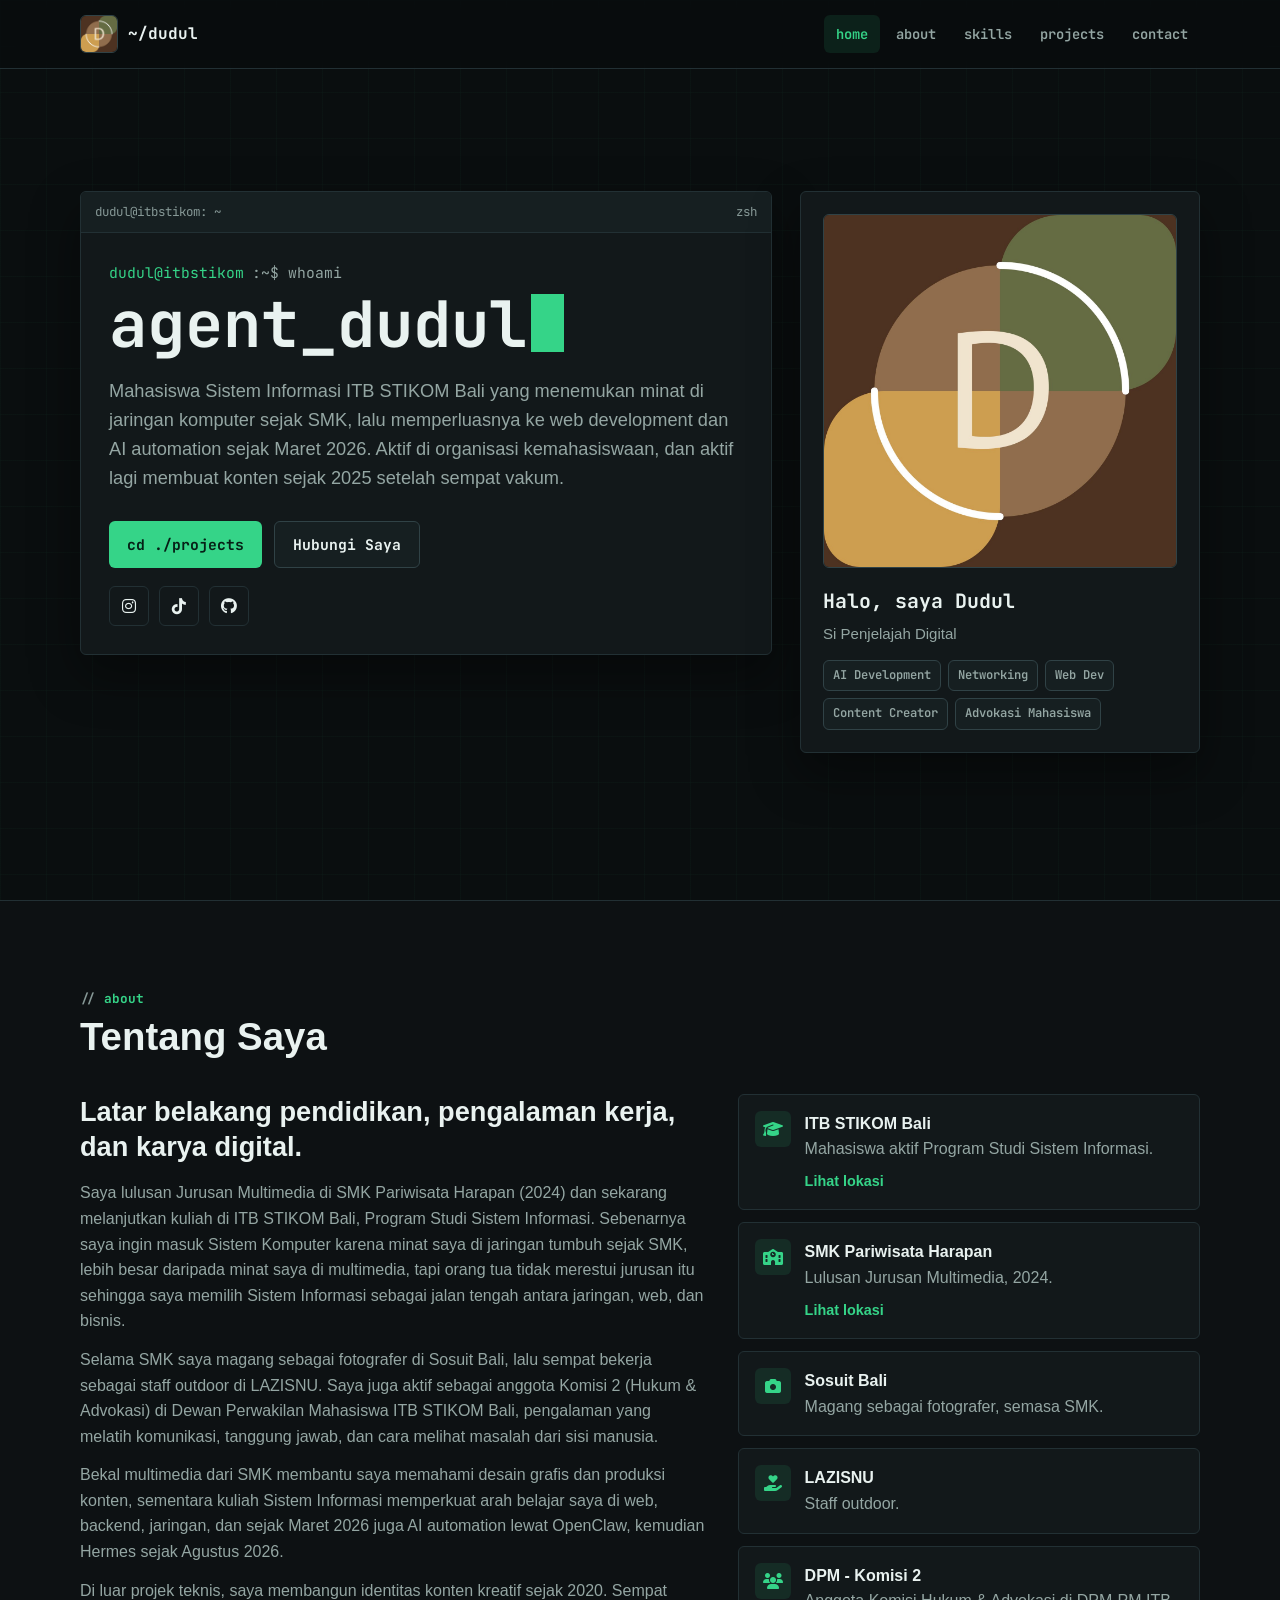
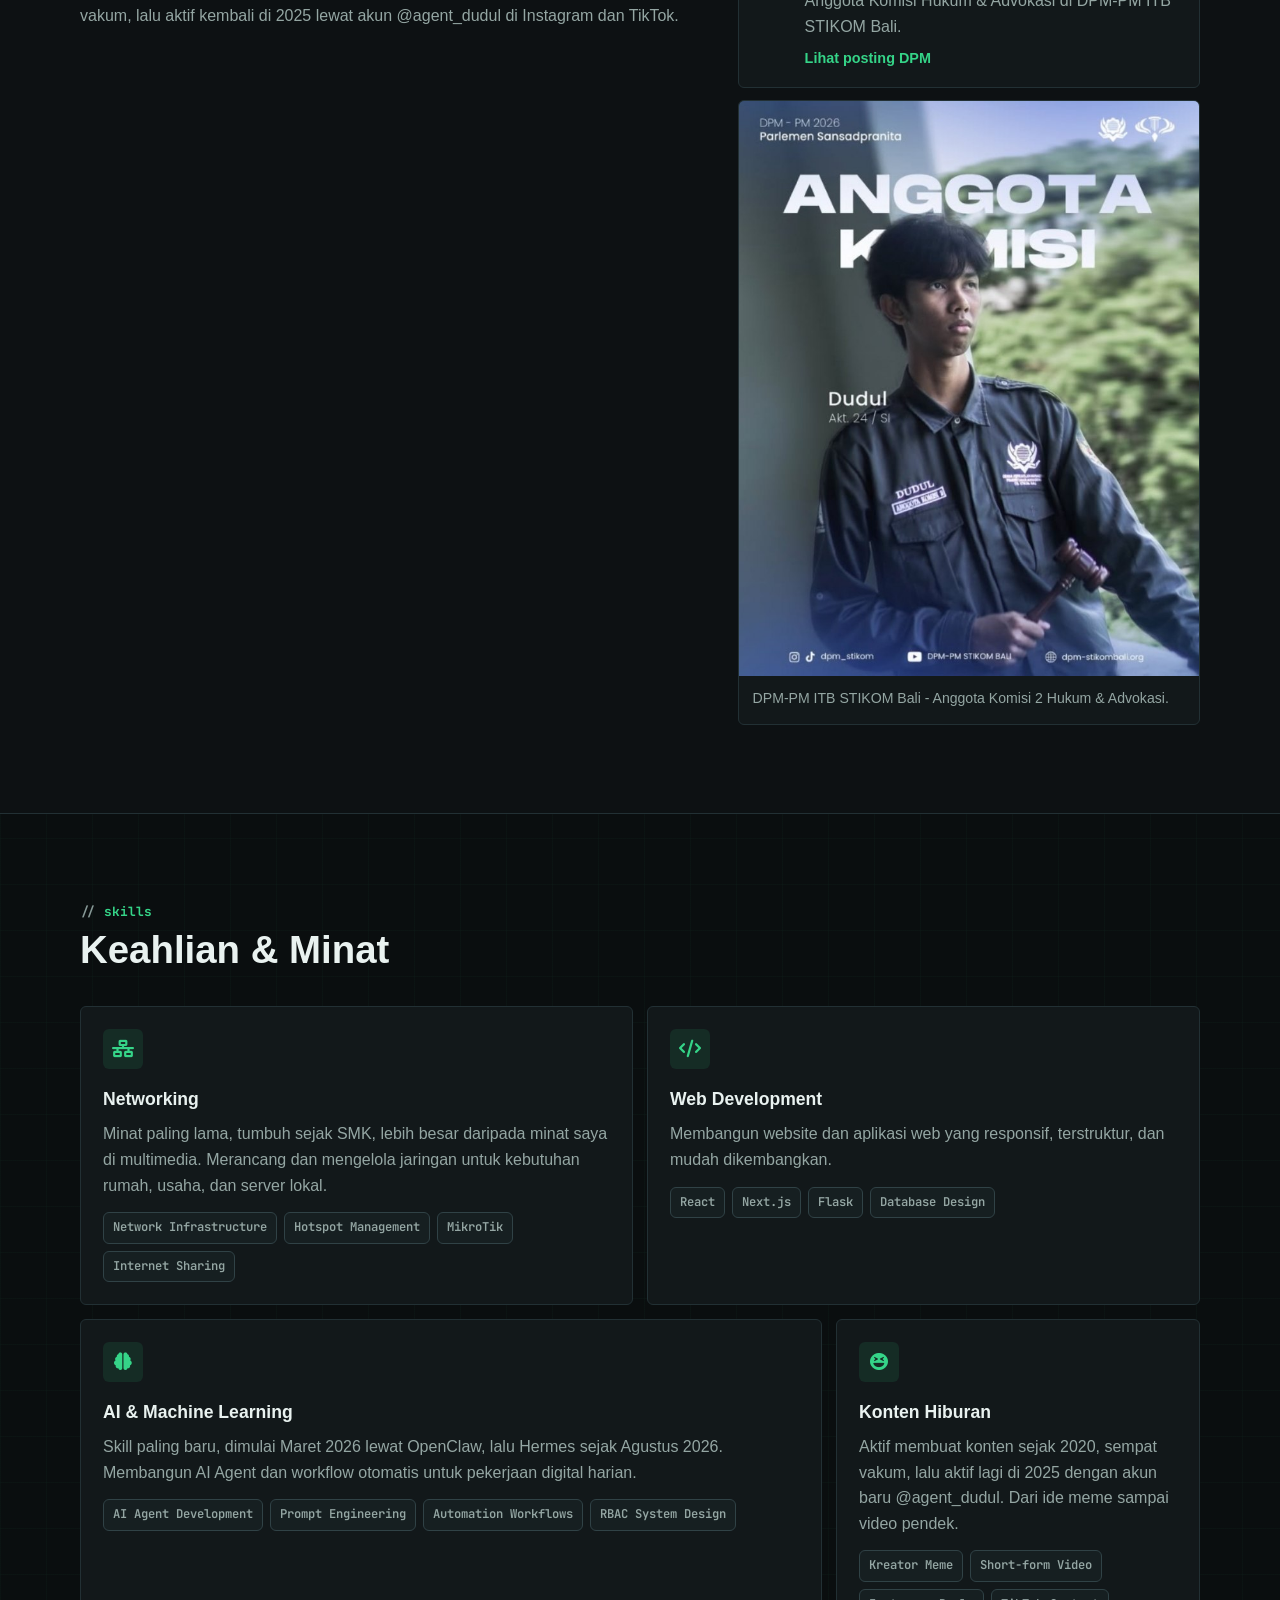
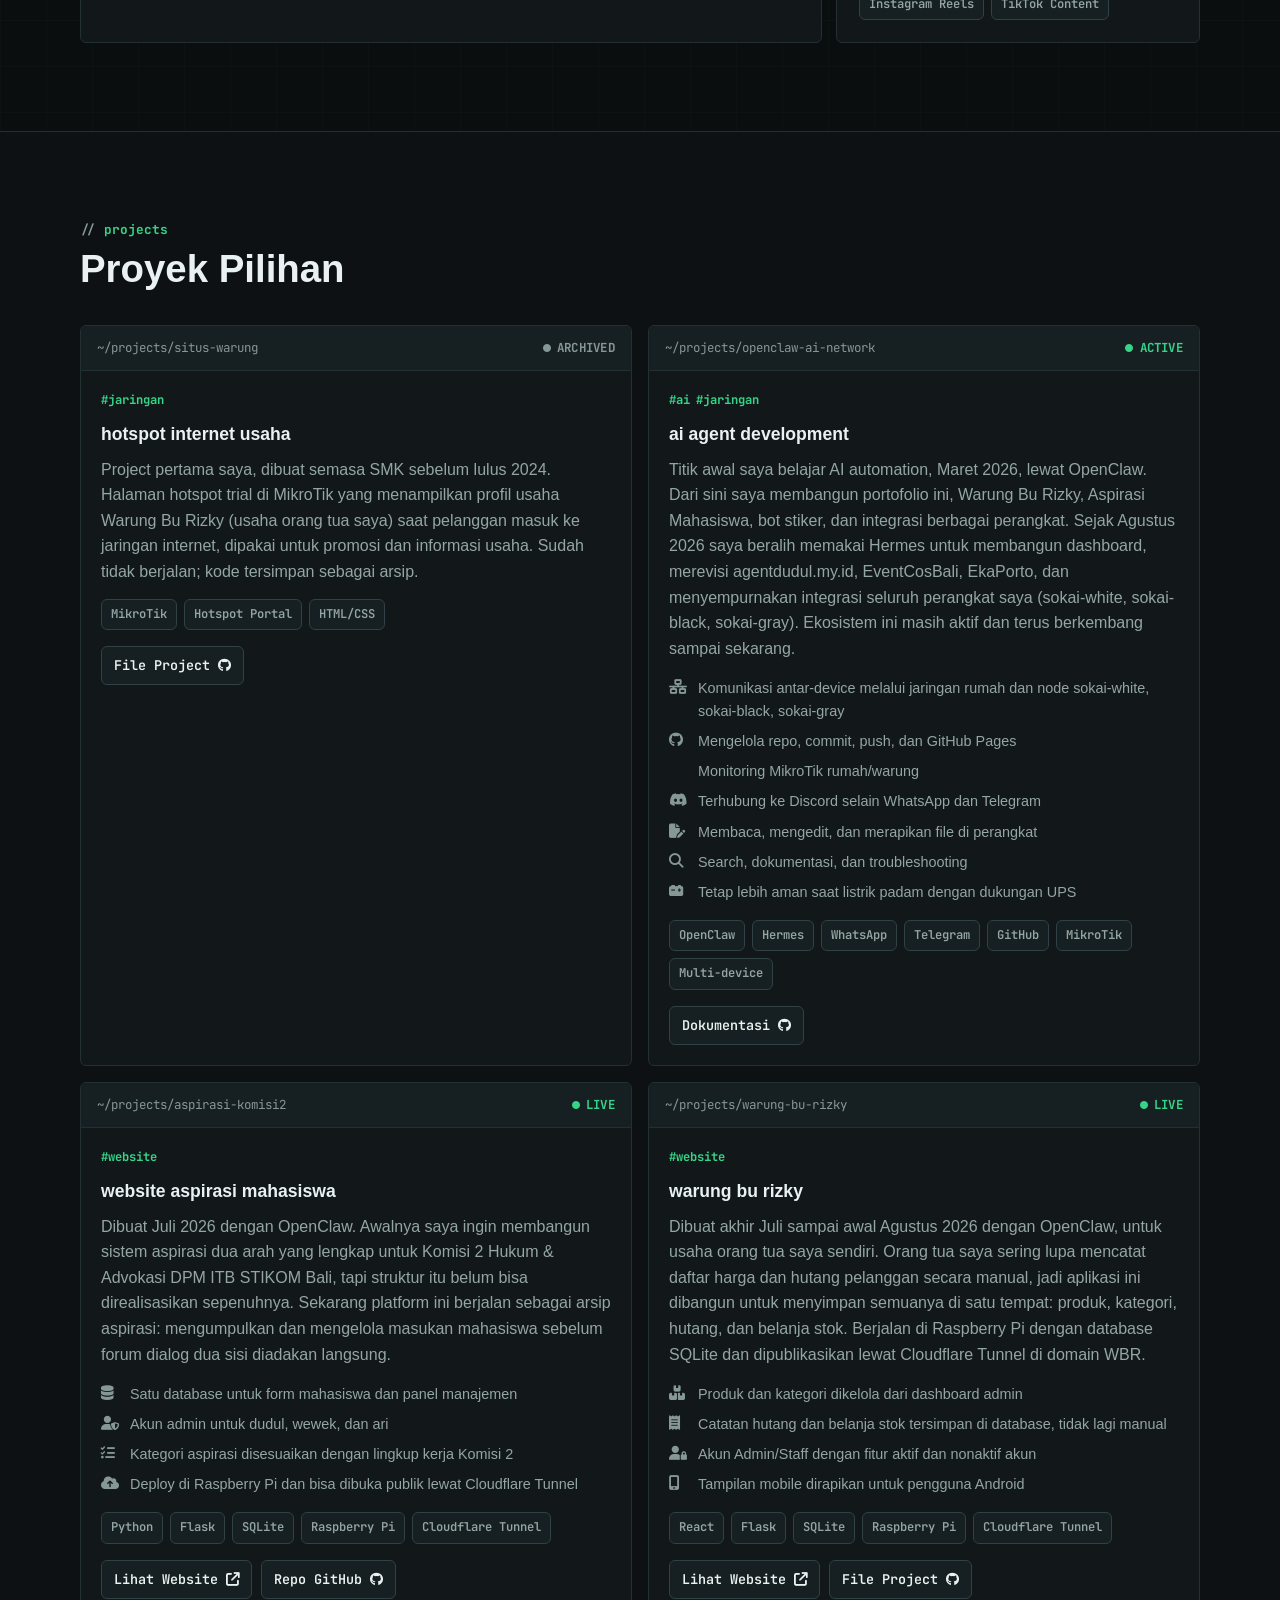
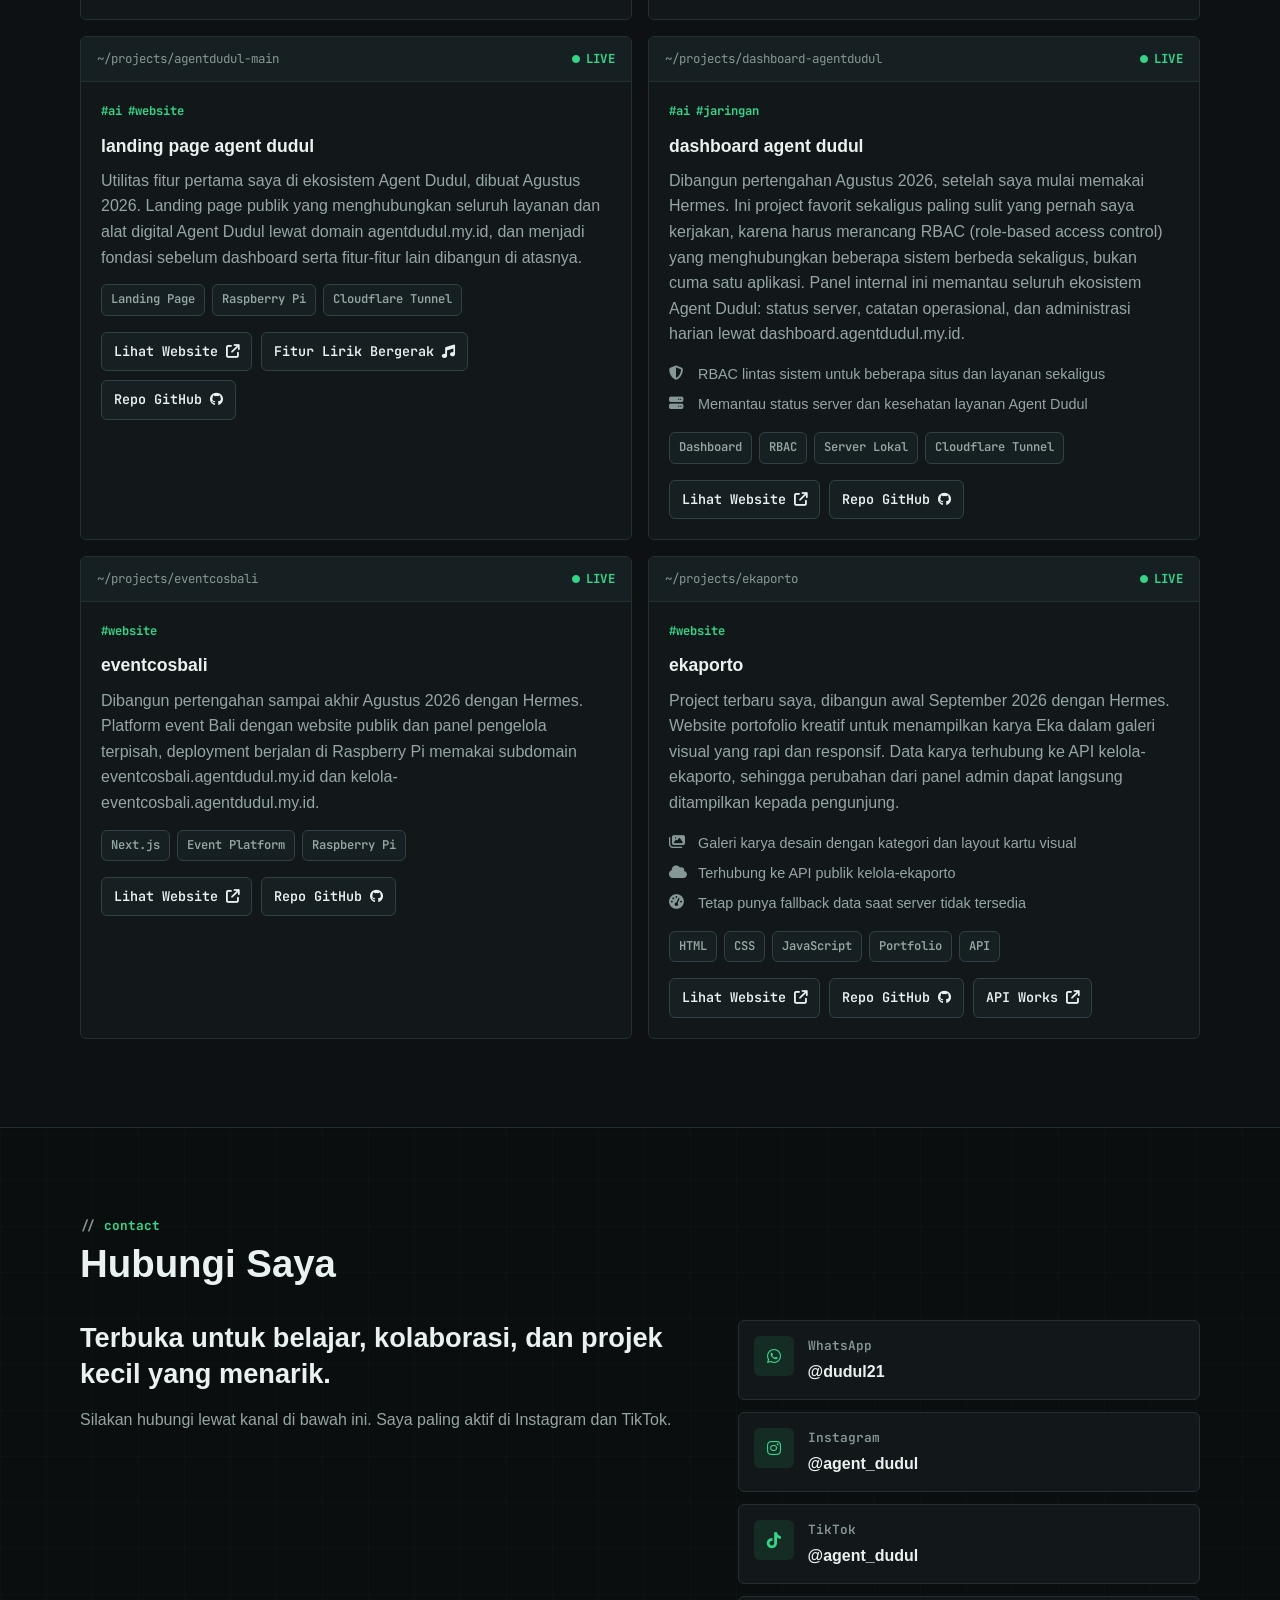
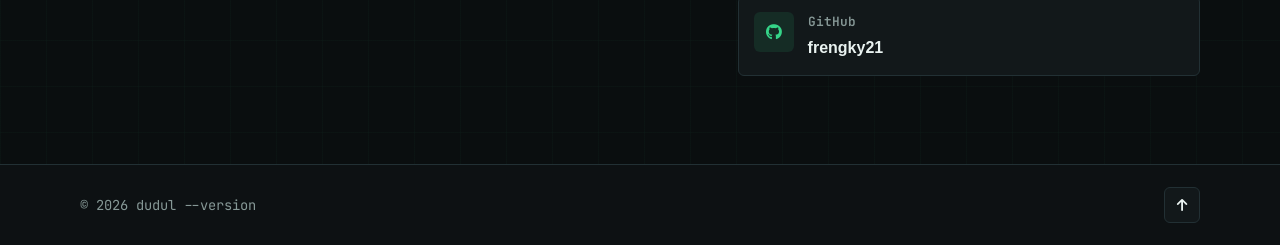
<file: index.html>
<!DOCTYPE html>
<html lang="id">
<head>
    <meta charset="UTF-8">
    <meta name="viewport" content="width=device-width, initial-scale=1.0">
    <meta name="description" content="Portofolio Dudul, mahasiswa Sistem Informasi yang fokus pada AI, web development, dan networking.">
    <title>Dudul - Portofolio</title>
    <link rel="icon" type="image/png" href="assets/profile-logo.png">
    <link rel="stylesheet" href="https://cdnjs.cloudflare.com/ajax/libs/font-awesome/6.4.0/css/all.min.css">
    <link rel="preconnect" href="https://fonts.googleapis.com">
    <link rel="preconnect" href="https://fonts.gstatic.com" crossorigin>
    <link href="https://fonts.googleapis.com/css2?family=JetBrains+Mono:wght@400;600;700;800&display=swap" rel="stylesheet">
    <link rel="stylesheet" href="styles.css">
</head>
<body>
    <nav class="navbar" aria-label="Navigasi utama">
        <div class="container nav-wrapper">
            <a class="brand" href="#home" aria-label="Kembali ke awal">
                <img src="assets/profile-logo.png" alt="Logo Dudul" class="navbar-logo">
                <span>~/dudul</span>
            </a>

            <ul class="nav-menu" id="nav-menu">
                <li><a href="#home" class="nav-link active">home</a></li>
                <li><a href="#about" class="nav-link">about</a></li>
                <li><a href="#skills" class="nav-link">skills</a></li>
                <li><a href="#projects" class="nav-link">projects</a></li>
                <li><a href="#contact" class="nav-link">contact</a></li>
            </ul>

            <button class="hamburger" type="button" aria-label="Buka menu" aria-controls="nav-menu" aria-expanded="false">
                <span></span>
                <span></span>
                <span></span>
            </button>
        </div>
    </nav>

    <main>
        <section id="home" class="hero">
            <div class="container hero-grid">
                <div class="hero-copy">
                    <div class="terminal-card">
                        <div class="terminal-bar">
                            <span>dudul@itbstikom: ~</span>
                            <span>zsh</span>
                        </div>
                        <div class="terminal-body">
                            <p class="prompt-line"><span class="prompt-user">dudul@itbstikom</span><span>:~$ whoami</span></p>
                            <h1>agent_dudul<span class="cursor" aria-hidden="true"></span></h1>
                            <p class="hero-subtitle">Mahasiswa Sistem Informasi ITB STIKOM Bali yang menemukan minat di jaringan komputer sejak SMK, lalu memperluasnya ke web development dan AI automation sejak Maret 2026. Aktif di organisasi kemahasiswaan, dan aktif lagi membuat konten sejak 2025 setelah sempat vakum.</p>
                            <div class="hero-actions">
                                <a href="#projects" class="btn btn-primary">
                                    <span>cd ./projects</span>
                                </a>
                                <a href="#contact" class="btn btn-secondary">
                                    <span>Hubungi Saya</span>
                                </a>
                            </div>
                            <div class="hero-socials" aria-label="Media sosial">
                                <a href="https://instagram.com/agent_dudul" target="_blank" rel="noreferrer" aria-label="Instagram agent_dudul">
                                    <i class="fab fa-instagram" aria-hidden="true"></i>
                                </a>
                                <a href="https://tiktok.com/@agent_dudul" target="_blank" rel="noreferrer" aria-label="TikTok agent_dudul">
                                    <i class="fab fa-tiktok" aria-hidden="true"></i>
                                </a>
                                <a href="https://github.com/frengky21" target="_blank" rel="noreferrer" aria-label="GitHub frengky21">
                                    <i class="fab fa-github" aria-hidden="true"></i>
                                </a>
                            </div>
                        </div>
                    </div>
                </div>

                <div class="profile-panel" aria-label="Profil Dudul">
                    <div class="profile-image-wrapper">
                        <img src="assets/profile-logo.png" alt="Dudul" class="profile-img">
                    </div>
                    <div class="profile-details">
                        <h2>Halo, saya Dudul</h2>
                        <p>Si Penjelajah Digital</p>
                        <div class="profile-tags">
                            <span>AI Development</span>
                            <span>Networking</span>
                            <span>Web Dev</span>
                            <span>Content Creator</span>
                            <span>Advokasi Mahasiswa</span>
                        </div>
                    </div>
                </div>
            </div>
        </section>

        <section id="about" class="about section-band">
            <div class="container">
                <div class="section-header">
                    <p class="eyebrow">about</p>
                    <h2>Tentang Saya</h2>
                </div>

                <div class="about-layout">
                    <div class="about-text">
                        <h3>Latar belakang pendidikan, pengalaman kerja, dan karya digital.</h3>
                        <p>Saya lulusan Jurusan Multimedia di SMK Pariwisata Harapan (2024) dan sekarang melanjutkan kuliah di ITB STIKOM Bali, Program Studi Sistem Informasi. Sebenarnya saya ingin masuk Sistem Komputer karena minat saya di jaringan tumbuh sejak SMK, lebih besar daripada minat saya di multimedia, tapi orang tua tidak merestui jurusan itu sehingga saya memilih Sistem Informasi sebagai jalan tengah antara jaringan, web, dan bisnis.</p>
                        <p>Selama SMK saya magang sebagai fotografer di Sosuit Bali, lalu sempat bekerja sebagai staff outdoor di LAZISNU. Saya juga aktif sebagai anggota Komisi 2 (Hukum & Advokasi) di Dewan Perwakilan Mahasiswa ITB STIKOM Bali, pengalaman yang melatih komunikasi, tanggung jawab, dan cara melihat masalah dari sisi manusia.</p>
                        <p>Bekal multimedia dari SMK membantu saya memahami desain grafis dan produksi konten, sementara kuliah Sistem Informasi memperkuat arah belajar saya di web, backend, jaringan, dan sejak Maret 2026 juga AI automation lewat OpenClaw, kemudian Hermes sejak Agustus 2026.</p>
                        <p>Di luar projek teknis, saya membangun identitas konten kreatif sejak 2020. Sempat vakum, lalu aktif kembali di 2025 lewat akun @agent_dudul di Instagram dan TikTok.</p>
                    </div>

                    <div class="timeline">
                        <article class="info-card">
                            <i class="fas fa-graduation-cap" aria-hidden="true"></i>
                            <div>
                                <h4>ITB STIKOM Bali</h4>
                                <p>Mahasiswa aktif Program Studi Sistem Informasi.</p>
                                <a href="https://maps.app.goo.gl/P1vqPqH9wHVArUe78" target="_blank" rel="noopener noreferrer">Lihat lokasi</a>
                            </div>
                        </article>
                        <article class="info-card">
                            <i class="fas fa-school" aria-hidden="true"></i>
                            <div>
                                <h4>SMK Pariwisata Harapan</h4>
                                <p>Lulusan Jurusan Multimedia, 2024.</p>
                                <a href="https://maps.app.goo.gl/Ua1qauNo6gPmgnAm9?g_st=ac" target="_blank" rel="noopener noreferrer">Lihat lokasi</a>
                            </div>
                        </article>
                        <article class="info-card">
                            <i class="fas fa-camera" aria-hidden="true"></i>
                            <div>
                                <h4>Sosuit Bali</h4>
                                <p>Magang sebagai fotografer, semasa SMK.</p>
                            </div>
                        </article>
                        <article class="info-card">
                            <i class="fas fa-hand-holding-heart" aria-hidden="true"></i>
                            <div>
                                <h4>LAZISNU</h4>
                                <p>Staff outdoor.</p>
                            </div>
                        </article>
                        <article class="info-card">
                            <i class="fas fa-users" aria-hidden="true"></i>
                            <div>
                                <h4>DPM - Komisi 2</h4>
                                <p>Anggota Komisi Hukum & Advokasi di DPM-PM ITB STIKOM Bali.</p>
                                <a href="https://www.instagram.com/p/DV96wVzk-pu/?img_index=3&igsh=anVubWc3ZDl6dmN1" target="_blank" rel="noopener noreferrer">Lihat posting DPM</a>
                            </div>
                        </article>
                        <figure class="org-photo-card">
                            <a href="https://www.instagram.com/p/DV96wVzk-pu/?img_index=3&igsh=anVubWc3ZDl6dmN1" target="_blank" rel="noopener noreferrer">
                                <img src="assets/about/dpm-komisi-dudul.jpg" alt="Dudul sebagai anggota komisi DPM-PM ITB STIKOM Bali">
                            </a>
                            <figcaption>DPM-PM ITB STIKOM Bali - Anggota Komisi 2 Hukum & Advokasi.</figcaption>
                        </figure>
                    </div>
                </div>
            </div>
        </section>

        <section id="skills" class="skills">
            <div class="container">
                <div class="section-header">
                    <p class="eyebrow">skills</p>
                    <h2>Keahlian & Minat</h2>
                </div>

                <div class="skills-grid">
                    <article class="skill-card">
                        <i class="fas fa-network-wired" aria-hidden="true"></i>
                        <h3>Networking</h3>
                        <p>Minat paling lama, tumbuh sejak SMK, lebih besar daripada minat saya di multimedia. Merancang dan mengelola jaringan untuk kebutuhan rumah, usaha, dan server lokal.</p>
                        <div class="tag-list">
                            <span>Network Infrastructure</span>
                            <span>Hotspot Management</span>
                            <span>MikroTik</span>
                            <span>Internet Sharing</span>
                        </div>
                    </article>

                    <article class="skill-card">
                        <i class="fas fa-code" aria-hidden="true"></i>
                        <h3>Web Development</h3>
                        <p>Membangun website dan aplikasi web yang responsif, terstruktur, dan mudah dikembangkan.</p>
                        <div class="tag-list">
                            <span>React</span>
                            <span>Next.js</span>
                            <span>Flask</span>
                            <span>Database Design</span>
                        </div>
                    </article>

                    <article class="skill-card">
                        <i class="fas fa-brain" aria-hidden="true"></i>
                        <h3>AI & Machine Learning</h3>
                        <p>Skill paling baru, dimulai Maret 2026 lewat OpenClaw, lalu Hermes sejak Agustus 2026. Membangun AI Agent dan workflow otomatis untuk pekerjaan digital harian.</p>
                        <div class="tag-list">
                            <span>AI Agent Development</span>
                            <span>Prompt Engineering</span>
                            <span>Automation Workflows</span>
                            <span>RBAC System Design</span>
                        </div>
                    </article>

                    <article class="skill-card">
                        <i class="fas fa-face-laugh-squint" aria-hidden="true"></i>
                        <h3>Konten Hiburan</h3>
                        <p>Aktif membuat konten sejak 2020, sempat vakum, lalu aktif lagi di 2025 dengan akun baru @agent_dudul. Dari ide meme sampai video pendek.</p>
                        <div class="tag-list">
                            <span>Kreator Meme</span>
                            <span>Short-form Video</span>
                            <span>Instagram Reels</span>
                            <span>TikTok Content</span>
                        </div>
                    </article>
                </div>
            </div>
        </section>

        <section id="projects" class="projects section-band">
            <div class="container">
                <div class="section-header">
                    <p class="eyebrow">projects</p>
                    <h2>Proyek Pilihan</h2>
                </div>

                <div class="projects-grid">
                    <article class="project-card">
                        <div class="project-head">
                            <span class="project-path mono">~/projects/situs-warung</span>
                            <span class="project-status is-archived"><i class="fas fa-circle" aria-hidden="true"></i>ARCHIVED</span>
                        </div>
                        <div class="project-content">
                            <div class="project-cats"><span class="cat-tag">#jaringan</span></div>
                            <h3>hotspot internet usaha</h3>
                            <p>Project pertama saya, dibuat semasa SMK sebelum lulus 2024. Halaman hotspot trial di MikroTik yang menampilkan profil usaha Warung Bu Rizky (usaha orang tua saya) saat pelanggan masuk ke jaringan internet, dipakai untuk promosi dan informasi usaha. Sudah tidak berjalan; kode tersimpan sebagai arsip.</p>
                            <div class="tag-list">
                                <span>MikroTik</span>
                                <span>Hotspot Portal</span>
                                <span>HTML/CSS</span>
                            </div>
                            <div class="project-links">
                                <a href="https://github.com/frengky21/portofolio/tree/main/projects/situs-warung" target="_blank" rel="noreferrer">
                                    <span>File Project</span>
                                    <i class="fab fa-github" aria-hidden="true"></i>
                                </a>
                            </div>
                        </div>
                    </article>

                    <article class="project-card ai-agent-project">
                        <div class="project-head">
                            <span class="project-path mono">~/projects/openclaw-ai-network</span>
                            <span class="project-status is-live"><i class="fas fa-circle" aria-hidden="true"></i>ACTIVE</span>
                        </div>
                        <div class="project-content">
                            <div class="project-cats"><span class="cat-tag">#ai</span> <span class="cat-tag">#jaringan</span></div>
                            <h3>ai agent development</h3>
                            <p>Titik awal saya belajar AI automation, Maret 2026, lewat OpenClaw. Dari sini saya membangun portofolio ini, Warung Bu Rizky, Aspirasi Mahasiswa, bot stiker, dan integrasi berbagai perangkat. Sejak Agustus 2026 saya beralih memakai Hermes untuk membangun dashboard, merevisi agentdudul.my.id, EventCosBali, EkaPorto, dan menyempurnakan integrasi seluruh perangkat saya (sokai-white, sokai-black, sokai-gray). Ekosistem ini masih aktif dan terus berkembang sampai sekarang.</p>
                            <div class="project-highlights">
                                <span><i class="fas fa-network-wired" aria-hidden="true"></i> Komunikasi antar-device melalui jaringan rumah dan node sokai-white, sokai-black, sokai-gray</span>
                                <span><i class="fab fa-github" aria-hidden="true"></i> Mengelola repo, commit, push, dan GitHub Pages</span>
                                <span><i class="fas fa-router" aria-hidden="true"></i> Monitoring MikroTik rumah/warung</span>
                                <span><i class="fab fa-discord" aria-hidden="true"></i> Terhubung ke Discord selain WhatsApp dan Telegram</span>
                                <span><i class="fas fa-file-pen" aria-hidden="true"></i> Membaca, mengedit, dan merapikan file di perangkat</span>
                                <span><i class="fas fa-magnifying-glass" aria-hidden="true"></i> Search, dokumentasi, dan troubleshooting</span>
                                <span><i class="fas fa-car-battery" aria-hidden="true"></i> Tetap lebih aman saat listrik padam dengan dukungan UPS</span>
                            </div>
                            <div class="tag-list">
                                <span>OpenClaw</span>
                                <span>Hermes</span>
                                <span>WhatsApp</span>
                                <span>Telegram</span>
                                <span>GitHub</span>
                                <span>MikroTik</span>
                                <span>Multi-device</span>
                            </div>
                            <div class="project-links">
                                <a href="https://github.com/frengky21/portofolio/tree/main/projects/openclaw-ai-network" target="_blank" rel="noreferrer">
                                    <span>Dokumentasi</span>
                                    <i class="fab fa-github" aria-hidden="true"></i>
                                </a>
                            </div>
                        </div>
                    </article>

                    <article class="project-card">
                        <div class="project-head">
                            <span class="project-path mono">~/projects/aspirasi-komisi2</span>
                            <span class="project-status is-live"><i class="fas fa-circle" aria-hidden="true"></i>LIVE</span>
                        </div>
                        <div class="project-content">
                            <div class="project-cats"><span class="cat-tag">#website</span></div>
                            <h3>website aspirasi mahasiswa</h3>
                            <p>Dibuat Juli 2026 dengan OpenClaw. Awalnya saya ingin membangun sistem aspirasi dua arah yang lengkap untuk Komisi 2 Hukum & Advokasi DPM ITB STIKOM Bali, tapi struktur itu belum bisa direalisasikan sepenuhnya. Sekarang platform ini berjalan sebagai arsip aspirasi: mengumpulkan dan mengelola masukan mahasiswa sebelum forum dialog dua sisi diadakan langsung.</p>
                            <div class="project-highlights">
                                <span><i class="fas fa-database" aria-hidden="true"></i> Satu database untuk form mahasiswa dan panel manajemen</span>
                                <span><i class="fas fa-user-shield" aria-hidden="true"></i> Akun admin untuk dudul, wewek, dan ari</span>
                                <span><i class="fas fa-list-check" aria-hidden="true"></i> Kategori aspirasi disesuaikan dengan lingkup kerja Komisi 2</span>
                                <span><i class="fas fa-cloud-arrow-up" aria-hidden="true"></i> Deploy di Raspberry Pi dan bisa dibuka publik lewat Cloudflare Tunnel</span>
                            </div>
                            <div class="tag-list">
                                <span>Python</span>
                                <span>Flask</span>
                                <span>SQLite</span>
                                <span>Raspberry Pi</span>
                                <span>Cloudflare Tunnel</span>
                            </div>
                            <div class="project-links">
                                <a href="https://aspirasi.agentdudul.my.id/" target="_blank" rel="noreferrer">
                                    <span>Lihat Website</span>
                                    <i class="fas fa-arrow-up-right-from-square" aria-hidden="true"></i>
                                </a>
                                <a href="https://github.com/frengky21/aspirasi-komisi2" target="_blank" rel="noreferrer">
                                    <span>Repo GitHub</span>
                                    <i class="fab fa-github" aria-hidden="true"></i>
                                </a>
                            </div>
                        </div>
                    </article>

                    <article class="project-card">
                        <div class="project-head">
                            <span class="project-path mono">~/projects/warung-bu-rizky</span>
                            <span class="project-status is-live"><i class="fas fa-circle" aria-hidden="true"></i>LIVE</span>
                        </div>
                        <div class="project-content">
                            <div class="project-cats"><span class="cat-tag">#website</span></div>
                            <h3>warung bu rizky</h3>
                            <p>Dibuat akhir Juli sampai awal Agustus 2026 dengan OpenClaw, untuk usaha orang tua saya sendiri. Orang tua saya sering lupa mencatat daftar harga dan hutang pelanggan secara manual, jadi aplikasi ini dibangun untuk menyimpan semuanya di satu tempat: produk, kategori, hutang, dan belanja stok. Berjalan di Raspberry Pi dengan database SQLite dan dipublikasikan lewat Cloudflare Tunnel di domain WBR.</p>
                            <div class="project-highlights">
                                <span><i class="fas fa-boxes-stacked" aria-hidden="true"></i> Produk dan kategori dikelola dari dashboard admin</span>
                                <span><i class="fas fa-receipt" aria-hidden="true"></i> Catatan hutang dan belanja stok tersimpan di database, tidak lagi manual</span>
                                <span><i class="fas fa-user-lock" aria-hidden="true"></i> Akun Admin/Staff dengan fitur aktif dan nonaktif akun</span>
                                <span><i class="fas fa-mobile-screen-button" aria-hidden="true"></i> Tampilan mobile dirapikan untuk pengguna Android</span>
                            </div>
                            <div class="tag-list">
                                <span>React</span>
                                <span>Flask</span>
                                <span>SQLite</span>
                                <span>Raspberry Pi</span>
                                <span>Cloudflare Tunnel</span>
                            </div>
                            <div class="project-links">
                                <a href="https://wbr.agentdudul.my.id/" target="_blank" rel="noreferrer">
                                    <span>Lihat Website</span>
                                    <i class="fas fa-arrow-up-right-from-square" aria-hidden="true"></i>
                                </a>
                                <a href="https://github.com/frengky21/warung-bu-rizky" target="_blank" rel="noreferrer">
                                    <span>File Project</span>
                                    <i class="fab fa-github" aria-hidden="true"></i>
                                </a>
                            </div>
                        </div>
                    </article>

                    <article class="project-card">
                        <div class="project-head">
                            <span class="project-path mono">~/projects/agentdudul-main</span>
                            <span class="project-status is-live"><i class="fas fa-circle" aria-hidden="true"></i>LIVE</span>
                        </div>
                        <div class="project-content">
                            <div class="project-cats"><span class="cat-tag">#ai</span> <span class="cat-tag">#website</span></div>
                            <h3>landing page agent dudul</h3>
                            <p>Utilitas fitur pertama saya di ekosistem Agent Dudul, dibuat Agustus 2026. Landing page publik yang menghubungkan seluruh layanan dan alat digital Agent Dudul lewat domain agentdudul.my.id, dan menjadi fondasi sebelum dashboard serta fitur-fitur lain dibangun di atasnya.</p>
                            <div class="tag-list">
                                <span>Landing Page</span>
                                <span>Raspberry Pi</span>
                                <span>Cloudflare Tunnel</span>
                            </div>
                            <div class="project-links">
                                <a href="https://agentdudul.my.id/" target="_blank" rel="noreferrer">
                                    <span>Lihat Website</span>
                                    <i class="fas fa-arrow-up-right-from-square" aria-hidden="true"></i>
                                </a>
                                <a href="https://agentdudul.my.id/teks-lagu" target="_blank" rel="noreferrer">
                                    <span>Fitur Lirik Bergerak</span>
                                    <i class="fas fa-music" aria-hidden="true"></i>
                                </a>
                                <a href="https://github.com/frengky21/agentdudul-main" target="_blank" rel="noreferrer">
                                    <span>Repo GitHub</span>
                                    <i class="fab fa-github" aria-hidden="true"></i>
                                </a>
                            </div>
                        </div>
                    </article>

                    <article class="project-card">
                        <div class="project-head">
                            <span class="project-path mono">~/projects/dashboard-agentdudul</span>
                            <span class="project-status is-live"><i class="fas fa-circle" aria-hidden="true"></i>LIVE</span>
                        </div>
                        <div class="project-content">
                            <div class="project-cats"><span class="cat-tag">#ai</span> <span class="cat-tag">#jaringan</span></div>
                            <h3>dashboard agent dudul</h3>
                            <p>Dibangun pertengahan Agustus 2026, setelah saya mulai memakai Hermes. Ini project favorit sekaligus paling sulit yang pernah saya kerjakan, karena harus merancang RBAC (role-based access control) yang menghubungkan beberapa sistem berbeda sekaligus, bukan cuma satu aplikasi. Panel internal ini memantau seluruh ekosistem Agent Dudul: status server, catatan operasional, dan administrasi harian lewat dashboard.agentdudul.my.id.</p>
                            <div class="project-highlights">
                                <span><i class="fas fa-shield-halved" aria-hidden="true"></i> RBAC lintas sistem untuk beberapa situs dan layanan sekaligus</span>
                                <span><i class="fas fa-server" aria-hidden="true"></i> Memantau status server dan kesehatan layanan Agent Dudul</span>
                            </div>
                            <div class="tag-list">
                                <span>Dashboard</span>
                                <span>RBAC</span>
                                <span>Server Lokal</span>
                                <span>Cloudflare Tunnel</span>
                            </div>
                            <div class="project-links">
                                <a href="https://dashboard.agentdudul.my.id/" target="_blank" rel="noreferrer">
                                    <span>Lihat Website</span>
                                    <i class="fas fa-arrow-up-right-from-square" aria-hidden="true"></i>
                                </a>
                                <a href="https://github.com/frengky21/dashboard-agentdudul" target="_blank" rel="noreferrer">
                                    <span>Repo GitHub</span>
                                    <i class="fab fa-github" aria-hidden="true"></i>
                                </a>
                            </div>
                        </div>
                    </article>

                    <article class="project-card">
                        <div class="project-head">
                            <span class="project-path mono">~/projects/eventcosbali</span>
                            <span class="project-status is-live"><i class="fas fa-circle" aria-hidden="true"></i>LIVE</span>
                        </div>
                        <div class="project-content">
                            <div class="project-cats"><span class="cat-tag">#website</span></div>
                            <h3>eventcosbali</h3>
                            <p>Dibangun pertengahan sampai akhir Agustus 2026 dengan Hermes. Platform event Bali dengan website publik dan panel pengelola terpisah, deployment berjalan di Raspberry Pi memakai subdomain eventcosbali.agentdudul.my.id dan kelola-eventcosbali.agentdudul.my.id.</p>
                            <div class="tag-list">
                                <span>Next.js</span>
                                <span>Event Platform</span>
                                <span>Raspberry Pi</span>
                            </div>
                            <div class="project-links">
                                <a href="https://eventcosbali.agentdudul.my.id/" target="_blank" rel="noreferrer">
                                    <span>Lihat Website</span>
                                    <i class="fas fa-arrow-up-right-from-square" aria-hidden="true"></i>
                                </a>
                                <a href="https://github.com/frengky21/eventcosbali" target="_blank" rel="noreferrer">
                                    <span>Repo GitHub</span>
                                    <i class="fab fa-github" aria-hidden="true"></i>
                                </a>
                            </div>
                        </div>
                    </article>

                    <article class="project-card">
                        <div class="project-head">
                            <span class="project-path mono">~/projects/ekaporto</span>
                            <span class="project-status is-live"><i class="fas fa-circle" aria-hidden="true"></i>LIVE</span>
                        </div>
                        <div class="project-content">
                            <div class="project-cats"><span class="cat-tag">#website</span></div>
                            <h3>ekaporto</h3>
                            <p>Project terbaru saya, dibangun awal September 2026 dengan Hermes. Website portofolio kreatif untuk menampilkan karya Eka dalam galeri visual yang rapi dan responsif. Data karya terhubung ke API kelola-ekaporto, sehingga perubahan dari panel admin dapat langsung ditampilkan kepada pengunjung.</p>
                            <div class="project-highlights">
                                <span><i class="fas fa-images" aria-hidden="true"></i> Galeri karya desain dengan kategori dan layout kartu visual</span>
                                <span><i class="fas fa-cloud" aria-hidden="true"></i> Terhubung ke API publik kelola-ekaporto</span>
                                <span><i class="fas fa-gauge-high" aria-hidden="true"></i> Tetap punya fallback data saat server tidak tersedia</span>
                            </div>
                            <div class="tag-list">
                                <span>HTML</span>
                                <span>CSS</span>
                                <span>JavaScript</span>
                                <span>Portfolio</span>
                                <span>API</span>
                            </div>
                            <div class="project-links">
                                <a href="https://ekaporto.agentdudul.my.id/" target="_blank" rel="noreferrer">
                                    <span>Lihat Website</span>
                                    <i class="fas fa-arrow-up-right-from-square" aria-hidden="true"></i>
                                </a>
                                <a href="https://github.com/frengky21/ekaporto" target="_blank" rel="noreferrer">
                                    <span>Repo GitHub</span>
                                    <i class="fab fa-github" aria-hidden="true"></i>
                                </a>
                                <a href="https://kelola-ekaporto.agentdudul.my.id/api/works" target="_blank" rel="noreferrer">
                                    <span>API Works</span>
                                    <i class="fas fa-arrow-up-right-from-square" aria-hidden="true"></i>
                                </a>
                            </div>
                        </div>
                    </article>
                </div>
            </div>
        </section>

        <section id="contact" class="contact">
            <div class="container">
                <div class="section-header">
                    <p class="eyebrow">contact</p>
                    <h2>Hubungi Saya</h2>
                </div>

                <div class="contact-layout">
                    <div class="contact-copy">
                        <h3>Terbuka untuk belajar, kolaborasi, dan projek kecil yang menarik.</h3>
                        <p>Silakan hubungi lewat kanal di bawah ini. Saya paling aktif di Instagram dan TikTok.</p>
                    </div>

                    <div class="contact-methods">
                        <a class="contact-item" href="https://wa.me/6289529697022" target="_blank" rel="noreferrer">
                            <i class="fab fa-whatsapp" aria-hidden="true"></i>
                            <span>WhatsApp</span>
                            <strong>@dudul21</strong>
                        </a>
                        <a class="contact-item" href="https://instagram.com/agent_dudul" target="_blank" rel="noreferrer">
                            <i class="fab fa-instagram" aria-hidden="true"></i>
                            <span>Instagram</span>
                            <strong>@agent_dudul</strong>
                        </a>
                        <a class="contact-item" href="https://tiktok.com/@agent_dudul" target="_blank" rel="noreferrer">
                            <i class="fab fa-tiktok" aria-hidden="true"></i>
                            <span>TikTok</span>
                            <strong>@agent_dudul</strong>
                        </a>
                        <a class="contact-item" href="https://github.com/frengky21" target="_blank" rel="noreferrer">
                            <i class="fab fa-github" aria-hidden="true"></i>
                            <span>GitHub</span>
                            <strong>frengky21</strong>
                        </a>
                    </div>
                </div>
            </div>
        </section>
    </main>

    <footer class="footer">
        <div class="container footer-content">
            <p>&copy; <span id="year"></span> dudul --version</p>
            <a href="#home" class="back-to-top" aria-label="Kembali ke atas">
                <i class="fas fa-arrow-up" aria-hidden="true"></i>
            </a>
        </div>
    </footer>

    <script src="script.js"></script>
</body>
</html>
</file>
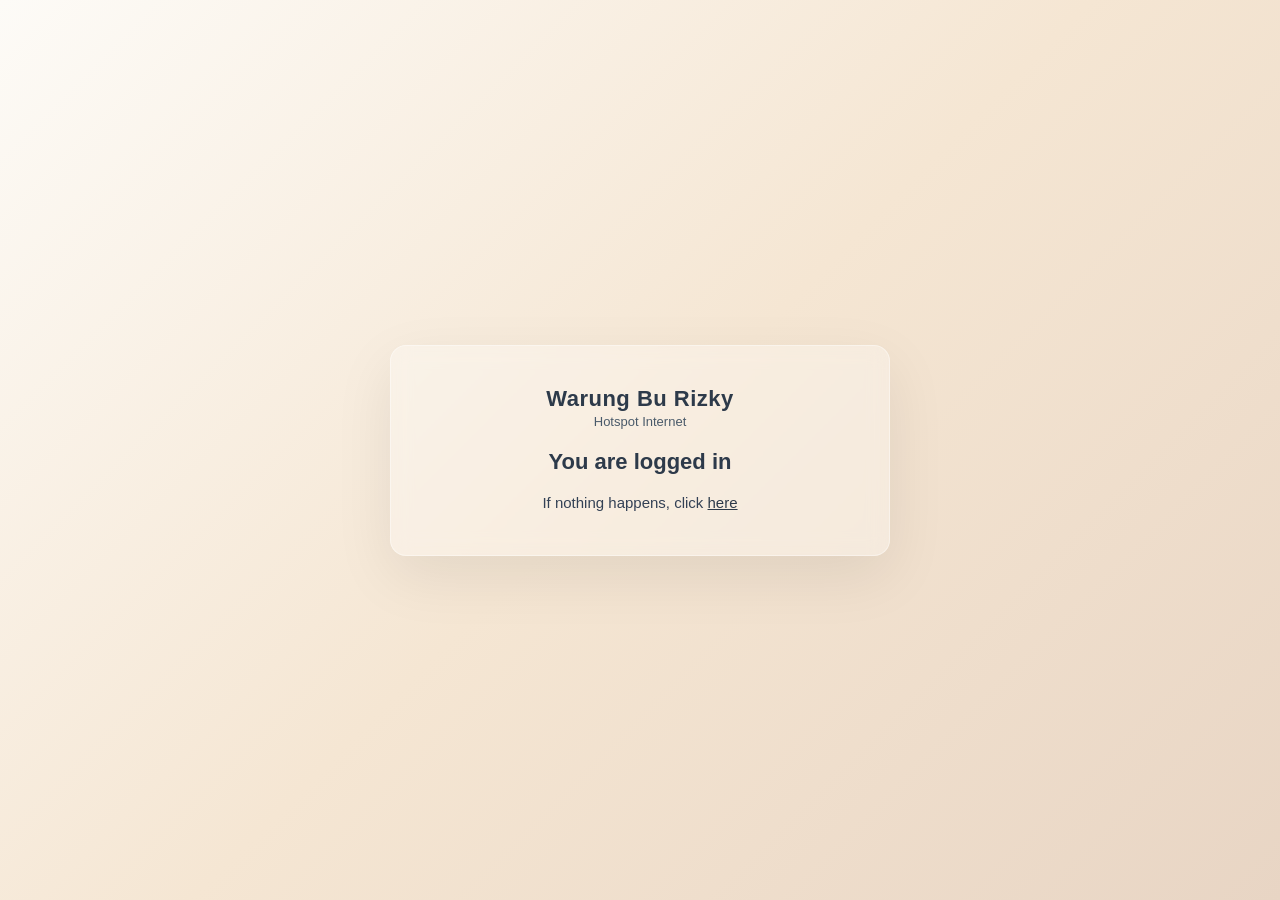
<file: projects/situs-warung/alogin.html>
<!doctype html>
<html lang="en">

<head>
    <meta charset="utf-8">
    <meta name="viewport" content="width=device-width, initial-scale=1.0" />
    <meta http-equiv="refresh" content="2; url=http://rumahjaya.org/pub/welcome">
    <meta http-equiv="pragma" content="no-cache">
    <meta http-equiv="expires" content="-1">
    <title>Warung Bu Rizky - Redirect</title>
    
    <style>
        * {
            margin: 0;
            padding: 0;
            box-sizing: border-box;
        }

        body {
            font-family: -apple-system, BlinkMacSystemFont, 'Segoe UI', Roboto, 'Helvetica Neue', Arial, sans-serif;
            /* GRADASI KREM YANG ANDA SUKAI */
            background: linear-gradient(135deg, #fdfbf7 0%, #f5e6d3 50%, #e8d5c4 100%);
            min-height: 100vh;
            display: flex;
            align-items: center;
            justify-content: center;
            padding: 20px;
        }

        .ie-fixMinHeight {
            width: 100%;
            display: flex;
            justify-content: center;
        }

        .main {
            width: 100%;
            max-width: 500px;
        }

        .wrap {
            background: rgba(255, 255, 255, 0.3);
            backdrop-filter: blur(10px);
            -webkit-backdrop-filter: blur(10px);
            border-radius: 16px;
            padding: 40px 32px;
            box-shadow: 0 20px 60px rgba(0, 0, 0, 0.08);
            border: 1px solid rgba(255, 255, 255, 0.4);
            text-align: center;
        }

        .brand-header {
            margin-bottom: 20px;
        }

        .brand-name {
            color: #2d3a4a;
            font-size: 22px;
            font-weight: 700;
            letter-spacing: 0.5px;
        }

        .brand-sub {
            color: #4a5a6a;
            font-size: 13px;
            font-weight: 400;
            margin-top: 2px;
        }

        h1 {
            color: #2d3a4a;
            font-size: 22px;
            margin-bottom: 16px;
            font-weight: 700;
        }

        .info {
            color: #334155;
            font-size: 15px;
            line-height: 1.6;
        }

        a {
            color: #2d3a4a;
            text-decoration: underline;
            font-weight: 500;
        }

        a:hover {
            color: #1a2633;
        }

        /* Responsif untuk layar kecil */
        @media (max-width: 480px) {
            .wrap {
                padding: 24px 16px;
            }
            h1 {
                font-size: 18px;
            }
            .brand-name {
                font-size: 18px;
            }
            .info {
                font-size: 14px;
            }
        }
    </style>

    <script>
        function startClock() {
            $(if popup == 'true')
            open('$(link-status)', 'hotspot_status', 'toolbar=0,location=0,directories=0,status=0,menubars=0,resizable=1,width=290,height=200');
        $(endif)
        location.href = unescape('$(link-redirect-esc)');
        }

    </script> 
</head>

<body onLoad="startClock()">
    <div class="ie-fixMinHeight">
        <div class="main">
            <div class="wrap">
                <!-- NAMA USAHA DI BAGIAN ATAS -->
                <div class="brand-header">
                    <div class="brand-name">Warung Bu Rizky</div>
                    <div class="brand-sub">Hotspot Internet</div>
                </div>

                <h1>You are logged in</h1>
                <p class="info">If nothing happens, click <a href="http://rumahjaya.org/pub/welcome">here</a></p>
            </div>
        </div>
    </div>
</body>

</html>
</file>
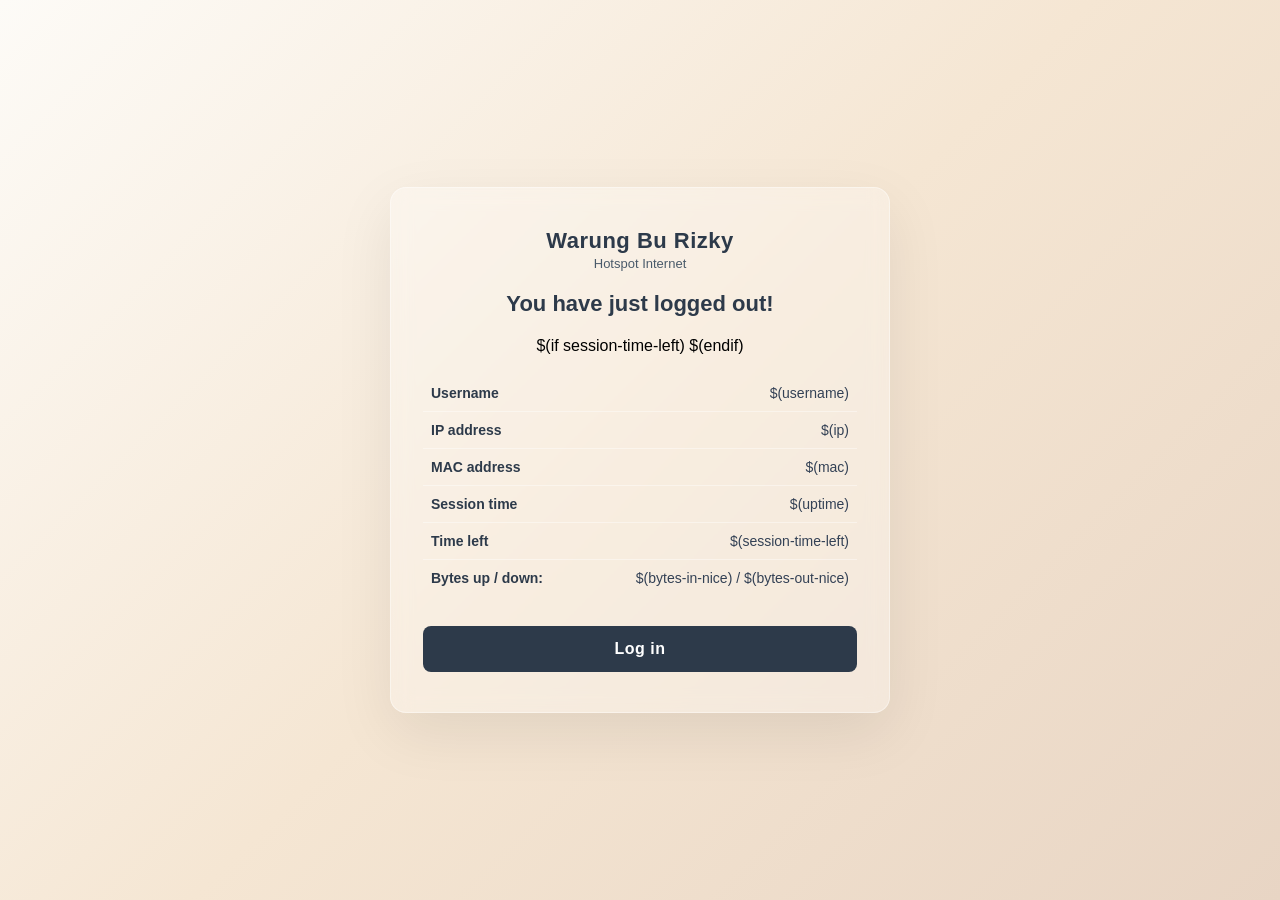
<file: projects/situs-warung/logout.html>
<!doctype html>
<html lang="en">
<head>
    <meta charset="utf-8">
    <meta name="viewport" content="width=device-width, initial-scale=1.0" />   
    <meta http-equiv="pragma" content="no-cache">
    <meta http-equiv="expires" content="-1">
    <title>Warung Bu Rizky - Log out</title>
    
    <style>
        * {
            margin: 0;
            padding: 0;
            box-sizing: border-box;
        }

        body {
            font-family: -apple-system, BlinkMacSystemFont, 'Segoe UI', Roboto, 'Helvetica Neue', Arial, sans-serif;
            /* GRADASI KREM YANG ANDA SUKAI */
            background: linear-gradient(135deg, #fdfbf7 0%, #f5e6d3 50%, #e8d5c4 100%);
            min-height: 100vh;
            display: flex;
            align-items: center;
            justify-content: center;
            padding: 20px;
        }

        .ie-fixMinHeight {
            width: 100%;
            display: flex;
            justify-content: center;
        }

        .main {
            width: 100%;
            max-width: 500px;
        }

        .wrap {
            background: rgba(255, 255, 255, 0.3);
            backdrop-filter: blur(10px);
            -webkit-backdrop-filter: blur(10px);
            border-radius: 16px;
            padding: 40px 32px;
            box-shadow: 0 20px 60px rgba(0, 0, 0, 0.08);
            border: 1px solid rgba(255, 255, 255, 0.4);
            text-align: center;
        }

        .brand-header {
            margin-bottom: 20px;
        }

        .brand-name {
            color: #2d3a4a;
            font-size: 22px;
            font-weight: 700;
            letter-spacing: 0.5px;
        }

        .brand-sub {
            color: #4a5a6a;
            font-size: 13px;
            font-weight: 400;
            margin-top: 2px;
        }

        h1 {
            color: #2d3a4a;
            font-size: 22px;
            margin-bottom: 20px;
            font-weight: 700;
        }

        table {
            width: 100%;
            margin: 20px 0 30px 0;
            border-collapse: collapse;
            color: #334155;
            font-size: 14px;
            text-align: left;
        }

        table tr {
            border-bottom: 1px solid rgba(255, 255, 255, 0.4);
        }

        table tr:last-child {
            border-bottom: none;
        }

        table td {
            padding: 10px 8px;
            vertical-align: middle;
        }

        table td:first-child {
            font-weight: 600;
            color: #2d3a4a;
            width: 45%;
        }

        table td:last-child {
            text-align: right;
            word-break: break-all;
        }

        form {
            margin-top: 8px;
        }

        input[type="submit"] {
            width: 100%;
            padding: 14px 24px;
            background: #2d3a4a;
            color: white;
            border: none;
            border-radius: 8px;
            font-size: 16px;
            font-weight: 600;
            cursor: pointer;
            transition: all 0.3s ease;
            letter-spacing: 0.5px;
        }

        input[type="submit"]:hover {
            background: #1a2633;
            transform: translateY(-2px);
            box-shadow: 0 6px 16px rgba(0, 0, 0, 0.15);
        }

        input[type="submit"]:active {
            transform: translateY(0);
        }

        /* Responsif */
        @media (max-width: 480px) {
            .wrap {
                padding: 24px 16px;
            }
            table td {
                padding: 8px 4px;
                font-size: 13px;
            }
            h1 {
                font-size: 18px;
            }
            .brand-name {
                font-size: 18px;
            }
        }
    </style>

    <script>
        function openLogin() {
            if (window.name != 'hotspot_logout') return true;
            open('$(link-login)', '_blank', '');
            window.close();
            return false;
        }
    </script>
</head>

<body>
    <div class="ie-fixMinHeight">
        <div class="main">
            <div class="wrap">
                <!-- NAMA USAHA DI BAGIAN ATAS -->
                <div class="brand-header">
                    <div class="brand-name">Warung Bu Rizky</div>
                    <div class="brand-sub">Hotspot Internet</div>
                </div>

                <h1>You have just logged out!</h1> 
                <table>  
                    <tr><td>Username</td><td>$(username)</td></tr>
                    <tr><td>IP address</td><td>$(ip)</td></tr>
                    <tr><td>MAC address</td><td>$(mac)</td></tr>
                    <tr><td>Session time</td><td>$(uptime)</td></tr>
                    $(if session-time-left)
                    <tr><td>Time left</td><td>$(session-time-left)</td></tr>
                    $(endif)
                    <tr><td>Bytes up / down:</td><td>$(bytes-in-nice) / $(bytes-out-nice)</td></tr>
                </table>

                <form action="$(link-login)" name="login" onSubmit="return openLogin()">
                    <input type="submit" value="Log in">
                </form>
            </div>
        </div>
    </div>
</body>
</html>
</file>
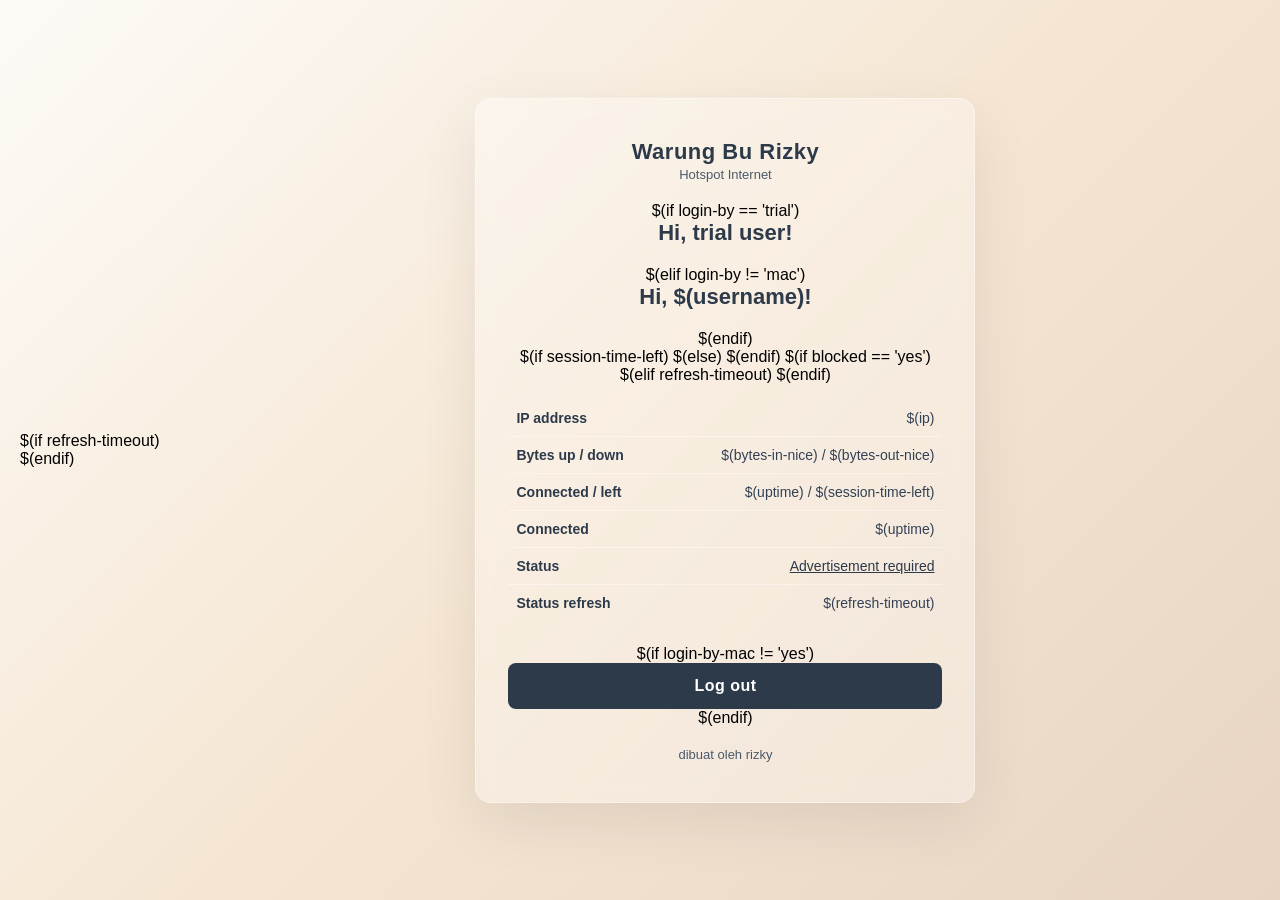
<file: projects/situs-warung/status.html>
<!doctype html>
<html lang="en">
<head>
    $(if refresh-timeout)
    <meta http-equiv="refresh" content="$(refresh-timeout-secs)">
    $(endif)
    <meta charset="utf-8">
    <meta name="viewport" content="width=device-width, initial-scale=1.0" />   
    <meta http-equiv="pragma" content="no-cache">
    <meta http-equiv="expires" content="-1">
    <title>Warung Bu Rizky - Status</title>
    
    <style>
        * {
            margin: 0;
            padding: 0;
            box-sizing: border-box;
        }

        body {
            font-family: -apple-system, BlinkMacSystemFont, 'Segoe UI', Roboto, 'Helvetica Neue', Arial, sans-serif;
            /* GRADASI KREM YANG ANDA SUKAI */
            background: linear-gradient(135deg, #fdfbf7 0%, #f5e6d3 50%, #e8d5c4 100%);
            min-height: 100vh;
            display: flex;
            align-items: center;
            justify-content: center;
            padding: 20px;
        }

        .ie-fixMinHeight {
            width: 100%;
            display: flex;
            justify-content: center;
        }

        .main {
            width: 100%;
            max-width: 500px;
        }

        .wrap {
            background: rgba(255, 255, 255, 0.3);
            backdrop-filter: blur(10px);
            -webkit-backdrop-filter: blur(10px);
            border-radius: 16px;
            padding: 40px 32px;
            box-shadow: 0 20px 60px rgba(0, 0, 0, 0.08);
            border: 1px solid rgba(255, 255, 255, 0.4);
            text-align: center;
        }

        .brand-header {
            margin-bottom: 20px;
        }

        .brand-name {
            color: #2d3a4a;
            font-size: 22px;
            font-weight: 700;
            letter-spacing: 0.5px;
        }

        .brand-sub {
            color: #4a5a6a;
            font-size: 13px;
            font-weight: 400;
            margin-top: 2px;
        }

        h1 {
            color: #2d3a4a;
            font-size: 22px;
            margin-bottom: 20px;
            font-weight: 700;
        }

        table {
            width: 100%;
            margin: 16px 0 24px 0;
            border-collapse: collapse;
            color: #334155;
            font-size: 14px;
            text-align: left;
        }

        table tr {
            border-bottom: 1px solid rgba(255, 255, 255, 0.4);
        }

        table tr:last-child {
            border-bottom: none;
        }

        table td {
            padding: 10px 8px;
            vertical-align: middle;
        }

        table td:first-child {
            font-weight: 600;
            color: #2d3a4a;
            width: 45%;
        }

        table td:last-child {
            text-align: right;
            word-break: break-all;
        }

        input[type="submit"],
        button {
            width: 100%;
            padding: 14px 24px;
            background: #2d3a4a;
            color: white;
            border: none;
            border-radius: 8px;
            font-size: 16px;
            font-weight: 600;
            cursor: pointer;
            transition: all 0.3s ease;
            letter-spacing: 0.5px;
        }

        input[type="submit"]:hover,
        button:hover {
            background: #1a2633;
            transform: translateY(-2px);
            box-shadow: 0 6px 16px rgba(0, 0, 0, 0.15);
        }

        input[type="submit"]:active,
        button:active {
            transform: translateY(0);
        }

        a {
            color: #2d3a4a;
            text-decoration: underline;
            font-weight: 500;
        }

        a:hover {
            color: #1a2633;
        }

        .footer-text {
            color: #4a5a6a;
            text-align: center;
            margin-top: 20px;
            font-size: 13px;
        }

        /* Responsif untuk layar kecil */
        @media (max-width: 480px) {
            .wrap {
                padding: 24px 16px;
            }
            table td {
                padding: 8px 4px;
                font-size: 13px;
            }
            h1 {
                font-size: 18px;
            }
            .brand-name {
                font-size: 18px;
            }
        }
    </style>

    <script>
        $(if advert-pending == 'yes')
            var popup = '';
            function focusAdvert() {
                if (window.focus) popup.focus();
            }
            function openAdvert() {
                popup = open('$(link-advert)', 'hotspot_advert', '');
                setTimeout("focusAdvert()", 1000);
            }
        $(endif)
        function openLogout() {
            if (window.name != 'hotspot_status') return true;
            open('$(link-logout)', 'hotspot_logout', 'toolbar=0,location=0,directories=0,status=0,menubars=0,resizable=1,width=280,height=250');
            window.close();
            return false;
        }
    </script>
    
</head>
<body $(if advert-pending == 'yes') onLoad="openAdvert()" $(endif)>
    <div class="ie-fixMinHeight">
        <div class="main">
            <div class="wrap">
                <!-- NAMA USAHA DI BAGIAN ATAS -->
                <div class="brand-header">
                    <div class="brand-name">Warung Bu Rizky</div>
                    <div class="brand-sub">Hotspot Internet</div>
                </div>

                $(if login-by == 'trial')
                    <h1>Hi, trial user!</h1>
                $(elif login-by != 'mac')
                    <h1>Hi, $(username)!</h1>
                $(endif)                

                <form action="$(link-logout)" name="logout" onSubmit="return openLogout()">
                    <table>
                        <tr><td>IP address</td><td>$(ip)</td></tr>
                        <tr><td>Bytes up / down</td><td>$(bytes-in-nice) / $(bytes-out-nice)</td></tr>
                    $(if session-time-left)
                        <tr><td>Connected / left</td><td>$(uptime) / $(session-time-left)</td></tr>
                    $(else)
                        <tr><td>Connected</td><td>$(uptime)</td></tr>
                    $(endif)
                    $(if blocked == 'yes')
                        <tr><td>Status</td><td>
                    <a href="$(link-advert)" target="hotspot_advert">Advertisement required</a></td>
                        </tr>
                    $(elif refresh-timeout)
                        <tr><td>Status refresh</td><td>$(refresh-timeout)</td></tr>
                    $(endif)
                    </table>
                    
                    $(if login-by-mac != 'yes')
                    <!-- user manager link. if user manager resides on other router, replace $(hostname) by its address
                    <button onclick="document.location='http://$(hostname)/user?subs='; return false;">status</button>
                    <!-- end of user manager link -->
                    <input type="submit" value="Log out">
                    $(endif)
                </form>

                <p class="footer-text">dibuat oleh rizky</p>
            </div>
        </div>
    </div>
</body>
</html>
</file>
<file: styles.css>
:root {
    --bg: #0a0e0f;
    --bg-soft: #0d1113;
    --panel: #12181a;
    --panel-strong: #161f21;
    --border: #223034;
    --border-strong: #304246;
    --text: #e9f2f0;
    --muted: #94a6a3;
    --muted-2: #869896;
    --accent: #35d488;
    --accent-ink: #062016;
    --accent-warm: #ffb454;
    --shadow: 0 20px 50px rgba(0, 0, 0, 0.4);
    --radius: 6px;
    --mono: "JetBrains Mono", "Fira Code", ui-monospace, SFMono-Regular, Menlo, Consolas, monospace;
    --transition: 160ms ease;
}

* {
    box-sizing: border-box;
    margin: 0;
    padding: 0;
}

html {
    scroll-behavior: smooth;
    scroll-padding-top: 78px;
}

body {
    position: relative;
    min-width: 320px;
    font-family: "Segoe UI", Tahoma, Geneva, Verdana, sans-serif;
    color: var(--text);
    background:
        linear-gradient(rgba(53, 212, 136, 0.028) 1px, transparent 1px),
        linear-gradient(90deg, rgba(53, 212, 136, 0.028) 1px, transparent 1px),
        var(--bg);
    background-size: 46px 46px, 46px 46px, auto;
    line-height: 1.6;
    overflow-x: hidden;
}

a {
    color: inherit;
}

.container {
    width: min(1120px, calc(100% - 40px));
    margin: 0 auto;
}

.mono {
    font-family: var(--mono);
}

/* Navbar */

.navbar {
    position: fixed;
    inset: 0 0 auto;
    z-index: 1000;
    background: rgba(9, 13, 14, 0.88);
    border-bottom: 1px solid var(--border);
    backdrop-filter: blur(14px);
}

.nav-wrapper {
    min-height: 68px;
    display: flex;
    align-items: center;
    justify-content: space-between;
    gap: 24px;
}

.brand {
    display: inline-flex;
    align-items: center;
    gap: 10px;
    font-family: var(--mono);
    font-weight: 700;
    text-decoration: none;
}

.navbar-logo {
    width: 38px;
    height: 38px;
    border-radius: var(--radius);
    object-fit: cover;
    border: 1px solid var(--border-strong);
}

.nav-menu {
    display: flex;
    align-items: center;
    gap: 4px;
    list-style: none;
}

.nav-link {
    display: block;
    padding: 8px 12px;
    border-radius: var(--radius);
    color: var(--muted);
    font-family: var(--mono);
    font-size: 0.86rem;
    font-weight: 600;
    text-decoration: none;
    transition: background var(--transition), color var(--transition);
}

.nav-link::before {
    content: "";
}

.nav-link:hover,
.nav-link.active {
    color: var(--accent);
    background: rgba(53, 212, 136, 0.1);
}

.hamburger {
    display: none;
    width: 40px;
    height: 40px;
    border: 1px solid var(--border);
    border-radius: var(--radius);
    background: var(--panel);
    cursor: pointer;
    align-items: center;
    justify-content: center;
    flex-direction: column;
    gap: 5px;
}

.hamburger span {
    width: 18px;
    height: 2px;
    border-radius: 999px;
    background: var(--text);
    transition: transform var(--transition), opacity var(--transition);
}

.hamburger.active span:nth-child(1) {
    transform: translateY(7px) rotate(45deg);
}

.hamburger.active span:nth-child(2) {
    opacity: 0;
}

.hamburger.active span:nth-child(3) {
    transform: translateY(-7px) rotate(-45deg);
}

section {
    padding: 88px 0;
}

/* Hero: terminal session framing. Identity motif for the whole site;
   justified because networking/AI work happens in a terminal daily. */

.hero {
    min-height: 100vh;
    display: flex;
    align-items: center;
    padding-top: 108px;
    padding-bottom: 64px;
}

.hero-grid {
    display: grid;
    grid-template-columns: minmax(0, 1.05fr) minmax(280px, 400px);
    align-items: stretch;
    gap: 28px;
}

.terminal-card {
    border: 1px solid var(--border);
    border-radius: var(--radius);
    background: var(--panel);
    box-shadow: var(--shadow);
    overflow: hidden;
}

.terminal-bar {
    display: flex;
    align-items: center;
    justify-content: space-between;
    padding: 10px 14px;
    border-bottom: 1px solid var(--border);
    background: var(--panel-strong);
    font-family: var(--mono);
    font-size: 0.78rem;
    color: var(--muted-2);
}

.terminal-body {
    padding: 28px;
}

.prompt-line {
    display: flex;
    flex-wrap: wrap;
    gap: 8px;
    font-family: var(--mono);
    font-size: 0.92rem;
    color: var(--muted);
    margin-bottom: 6px;
}

.prompt-line .prompt-user {
    color: var(--accent);
}

.hero-copy h1 {
    margin: 6px 0 18px;
    font-family: var(--mono);
    font-size: clamp(2.4rem, 6vw, 4rem);
    line-height: 1.05;
    color: var(--text);
}

.hero-copy h1 .cursor {
    display: inline-block;
    width: 0.52em;
    height: 0.9em;
    margin-left: 4px;
    background: var(--accent);
    vertical-align: -0.08em;
}

.hero-subtitle {
    max-width: 640px;
    color: var(--muted);
    font-size: clamp(1rem, 1.6vw, 1.14rem);
}

.hero-actions {
    display: flex;
    flex-wrap: wrap;
    gap: 12px;
    margin-top: 28px;
}

.btn {
    display: inline-flex;
    min-height: 44px;
    align-items: center;
    justify-content: center;
    gap: 9px;
    padding: 11px 18px;
    border-radius: var(--radius);
    font-family: var(--mono);
    font-weight: 700;
    font-size: 0.92rem;
    text-decoration: none;
    transition: transform var(--transition), background var(--transition), border-color var(--transition);
}

.btn:hover {
    transform: translateY(-2px);
}

.btn-primary {
    color: var(--accent-ink);
    background: var(--accent);
}

.btn-primary:hover {
    background: #4fe29a;
}

.btn-secondary {
    color: var(--text);
    border: 1px solid var(--border-strong);
    background: var(--panel-strong);
}

.btn-secondary:hover {
    border-color: var(--accent);
}

.hero-socials {
    display: flex;
    gap: 10px;
    margin-top: 18px;
}

.hero-socials a {
    width: 40px;
    height: 40px;
    display: inline-flex;
    align-items: center;
    justify-content: center;
    border: 1px solid var(--border);
    border-radius: var(--radius);
    color: var(--text);
    background: var(--panel);
    text-decoration: none;
    transition: border-color var(--transition), color var(--transition);
}

.hero-socials a:hover {
    border-color: var(--accent);
    color: var(--accent);
}

/* Profile panel: identity card, static (no infinite float/pulse loops) */

.profile-panel {
    display: grid;
    gap: 18px;
    padding: 22px;
    border: 1px solid var(--border);
    border-radius: var(--radius);
    background: var(--panel);
    box-shadow: var(--shadow);
}

.profile-image-wrapper {
    width: 100%;
    aspect-ratio: 1;
    border-radius: var(--radius);
    overflow: hidden;
    border: 1px solid var(--border-strong);
    background: var(--panel-strong);
}

.profile-img {
    width: 100%;
    height: 100%;
    display: block;
    object-fit: cover;
    transition: transform 420ms ease;
}

.profile-panel:hover .profile-img {
    transform: scale(1.03);
}

.profile-details h2 {
    font-family: var(--mono);
    font-size: 1.24rem;
    margin-bottom: 4px;
}

.profile-details p {
    color: var(--muted);
    font-size: 0.94rem;
}

.profile-tags,
.tag-list {
    display: flex;
    flex-wrap: wrap;
    gap: 7px;
    margin-top: 14px;
}

.profile-tags span,
.tag-list span {
    padding: 5px 9px;
    border: 1px solid var(--border-strong);
    border-radius: var(--radius);
    color: var(--muted);
    background: var(--panel-strong);
    font-family: var(--mono);
    font-size: 0.76rem;
    font-weight: 600;
}

/* Section shell */

.section-band {
    border-top: 1px solid var(--border);
    border-bottom: 1px solid var(--border);
    background: var(--bg-soft);
}

.section-header {
    max-width: 760px;
    margin-bottom: 34px;
}

.section-header .eyebrow {
    display: block;
    font-family: var(--mono);
    color: var(--accent);
    font-size: 0.8rem;
    font-weight: 700;
    margin-bottom: 6px;
}

.section-header .eyebrow::before {
    content: "// ";
    color: var(--muted-2);
}

.section-header h2 {
    font-size: clamp(1.7rem, 3.4vw, 2.4rem);
    line-height: 1.15;
}

/* About */

.about-layout,
.contact-layout {
    display: grid;
    grid-template-columns: minmax(0, 1.15fr) minmax(280px, 0.85fr);
    gap: 32px;
    align-items: start;
}

.about-text h3,
.contact-copy h3 {
    max-width: 720px;
    margin-bottom: 16px;
    font-size: clamp(1.3rem, 2.6vw, 1.7rem);
    line-height: 1.3;
}

.about-text p,
.contact-copy p {
    color: var(--muted);
    margin-bottom: 13px;
}

.timeline {
    display: grid;
    gap: 12px;
}

.info-card,
.skill-card,
.project-card,
.contact-item {
    border: 1px solid var(--border);
    border-radius: var(--radius);
    background: var(--panel);
    transition: border-color var(--transition), background var(--transition);
}

.info-card {
    display: flex;
    gap: 14px;
    padding: 16px;
}

.info-card i,
.skill-card > i,
.contact-item i {
    color: var(--accent);
}

.info-card i {
    width: 36px;
    height: 36px;
    display: inline-flex;
    align-items: center;
    justify-content: center;
    border-radius: var(--radius);
    background: rgba(53, 212, 136, 0.1);
    flex: 0 0 auto;
}

.info-card p,
.skill-card p,
.project-card p {
    color: var(--muted);
}

.info-card a {
    display: inline-flex;
    align-items: center;
    margin-top: 8px;
    color: var(--accent);
    font-size: 0.9rem;
    font-weight: 700;
    text-decoration: none;
}

.info-card a:hover {
    text-decoration: underline;
}

.org-photo-card {
    overflow: hidden;
    border: 1px solid var(--border);
    border-radius: var(--radius);
    background: var(--panel);
}

.org-photo-card a,
.org-photo-card img {
    display: block;
}

.org-photo-card img {
    width: 100%;
    aspect-ratio: 4 / 5;
    object-fit: cover;
    object-position: center top;
}

.org-photo-card figcaption {
    padding: 12px 14px 14px;
    color: var(--muted);
    font-size: 0.88rem;
    line-height: 1.5;
}

/* Skills: uneven rhythm on purpose (RHYTHM dial 2) instead of four
   identical boxes; AI + Web get more room since they're the primary focus. */

.skills-grid {
    display: grid;
    grid-template-columns: repeat(6, minmax(0, 1fr));
    gap: 14px;
}

.skills-grid .skill-card:nth-child(1) {
    grid-column: span 3;
}

.skills-grid .skill-card:nth-child(2) {
    grid-column: span 3;
}

.skills-grid .skill-card:nth-child(3) {
    grid-column: span 4;
}

.skills-grid .skill-card:nth-child(4) {
    grid-column: span 2;
}

.skill-card {
    padding: 22px;
}

.skill-card:hover,
.project-card:hover,
.contact-item:hover {
    border-color: var(--border-strong);
    background: var(--panel-strong);
}

.skill-card > i {
    width: 40px;
    height: 40px;
    display: inline-flex;
    align-items: center;
    justify-content: center;
    margin-bottom: 16px;
    border-radius: var(--radius);
    background: rgba(53, 212, 136, 0.1);
    font-size: 1.1rem;
}

.skill-card h3,
.project-card h3 {
    margin-bottom: 8px;
    font-size: 1.1rem;
}

/* Projects: no screenshots or icon-art. Each card opens with a real,
   truthful status line (LIVE / API / ARCHIVED reflects whether a working
   public URL exists for that project) instead of decorative media. */

.projects-grid {
    display: grid;
    grid-template-columns: repeat(2, minmax(0, 1fr));
    gap: 16px;
}

.project-card {
    overflow: hidden;
}

.project-head {
    display: flex;
    align-items: center;
    justify-content: space-between;
    gap: 10px;
    padding: 12px 16px;
    border-bottom: 1px solid var(--border);
    background: var(--panel-strong);
    font-family: var(--mono);
    font-size: 0.78rem;
}

.project-path {
    color: var(--muted-2);
    overflow: hidden;
    text-overflow: ellipsis;
    white-space: nowrap;
}

.project-status {
    display: inline-flex;
    align-items: center;
    gap: 6px;
    flex: none;
    font-weight: 700;
    letter-spacing: 0.02em;
}

.project-status i {
    font-size: 0.5rem;
}

.project-status.is-live {
    color: var(--accent);
}

.project-status.is-api {
    color: var(--accent-warm);
}

.project-status.is-archived {
    color: var(--muted-2);
}

.project-content {
    padding: 20px;
}

.project-cats {
    display: flex;
    flex-wrap: wrap;
    gap: 6px;
    margin-bottom: 10px;
}

.cat-tag {
    font-family: var(--mono);
    font-size: 0.76rem;
    font-weight: 700;
    color: var(--accent);
}

.project-highlights {
    display: grid;
    gap: 7px;
    margin: 16px 0;
}

.project-highlights span {
    display: grid;
    grid-template-columns: 20px 1fr;
    gap: 9px;
    align-items: start;
    color: var(--muted);
    font-size: 0.9rem;
}

.project-highlights i {
    color: var(--muted-2);
    line-height: 1.45;
}

.project-links {
    display: flex;
    flex-wrap: wrap;
    gap: 9px;
    margin-top: 16px;
}

.project-links a {
    display: inline-flex;
    min-height: 38px;
    align-items: center;
    justify-content: center;
    gap: 8px;
    padding: 8px 12px;
    border: 1px solid var(--border-strong);
    border-radius: var(--radius);
    color: var(--text);
    background: var(--panel-strong);
    font-family: var(--mono);
    font-size: 0.84rem;
    font-weight: 600;
    text-decoration: none;
    transition: border-color var(--transition), color var(--transition);
}

.project-links a:hover {
    border-color: var(--accent);
    color: var(--accent);
}

/* Contact */

.contact-methods {
    display: grid;
    gap: 12px;
}

.contact-item {
    display: grid;
    grid-template-columns: 40px 1fr;
    gap: 2px 14px;
    padding: 15px;
    text-decoration: none;
}

.contact-item i {
    grid-row: span 2;
    width: 40px;
    height: 40px;
    display: inline-flex;
    align-items: center;
    justify-content: center;
    border-radius: var(--radius);
    background: rgba(53, 212, 136, 0.1);
}

.contact-item span {
    color: var(--muted-2);
    font-family: var(--mono);
    font-size: 0.8rem;
    font-weight: 600;
}

.contact-item strong {
    align-self: start;
}

.footer {
    padding: 22px 0;
    border-top: 1px solid var(--border);
    background: var(--bg-soft);
    font-family: var(--mono);
}

.footer-content {
    display: flex;
    align-items: center;
    justify-content: space-between;
    gap: 16px;
    color: var(--muted-2);
    font-size: 0.86rem;
}

.back-to-top {
    width: 36px;
    height: 36px;
    display: inline-flex;
    align-items: center;
    justify-content: center;
    border-radius: var(--radius);
    border: 1px solid var(--border);
    color: var(--text);
    background: var(--panel);
    text-decoration: none;
}

.back-to-top:hover {
    border-color: var(--accent);
    color: var(--accent);
}

/* Scroll reveal: one-shot, triggered by scroll position, not an endless
   loop, so it still respects MOTION dial 1 (hover/one-time reveal only). */

.reveal {
    opacity: 0;
    transform: translateY(18px);
    transition: opacity 480ms ease, transform 480ms ease;
}

.reveal.is-visible {
    opacity: 1;
    transform: translateY(0);
}

@media (prefers-reduced-motion: reduce) {
    *,
    *::before,
    *::after {
        transition-duration: 1ms !important;
        scroll-behavior: auto !important;
    }

    .reveal {
        opacity: 1;
        transform: none;
    }
}

@media (max-width: 900px) {
    .hero-grid,
    .about-layout,
    .contact-layout {
        grid-template-columns: 1fr;
    }

    .hero {
        min-height: auto;
    }

    .profile-panel {
        max-width: 440px;
    }

    .skills-grid {
        grid-template-columns: repeat(2, minmax(0, 1fr));
    }

    .skills-grid .skill-card:nth-child(1),
    .skills-grid .skill-card:nth-child(2),
    .skills-grid .skill-card:nth-child(3),
    .skills-grid .skill-card:nth-child(4) {
        grid-column: span 1;
    }

    .projects-grid {
        grid-template-columns: 1fr;
    }
}

@media (max-width: 760px) {
    .container {
        width: min(100% - 28px, 1120px);
    }

    .nav-wrapper {
        min-height: 62px;
    }

    .hamburger {
        display: inline-flex;
    }

    .nav-menu {
        position: absolute;
        top: 62px;
        left: 14px;
        right: 14px;
        display: none;
        flex-direction: column;
        align-items: stretch;
        gap: 4px;
        padding: 10px;
        border: 1px solid var(--border);
        border-radius: var(--radius);
        background: var(--panel);
        box-shadow: var(--shadow);
    }

    .nav-menu.active {
        display: flex;
    }

    .nav-link {
        padding: 12px;
    }

    section {
        padding: 60px 0;
    }

    .hero {
        padding-top: 96px;
        padding-bottom: 52px;
    }

    .hero-actions {
        display: grid;
    }

    .hero-socials {
        justify-content: center;
    }

    .btn {
        width: 100%;
    }

    .terminal-body {
        padding: 20px;
    }

    .skills-grid {
        grid-template-columns: 1fr;
    }
}

@media (max-width: 430px) {
    .brand span {
        display: none;
    }

    .hero-copy h1 {
        font-size: 2.2rem;
    }

    .section-header h2 {
        font-size: 1.6rem;
    }

    .info-card {
        align-items: flex-start;
    }
}
</file>
